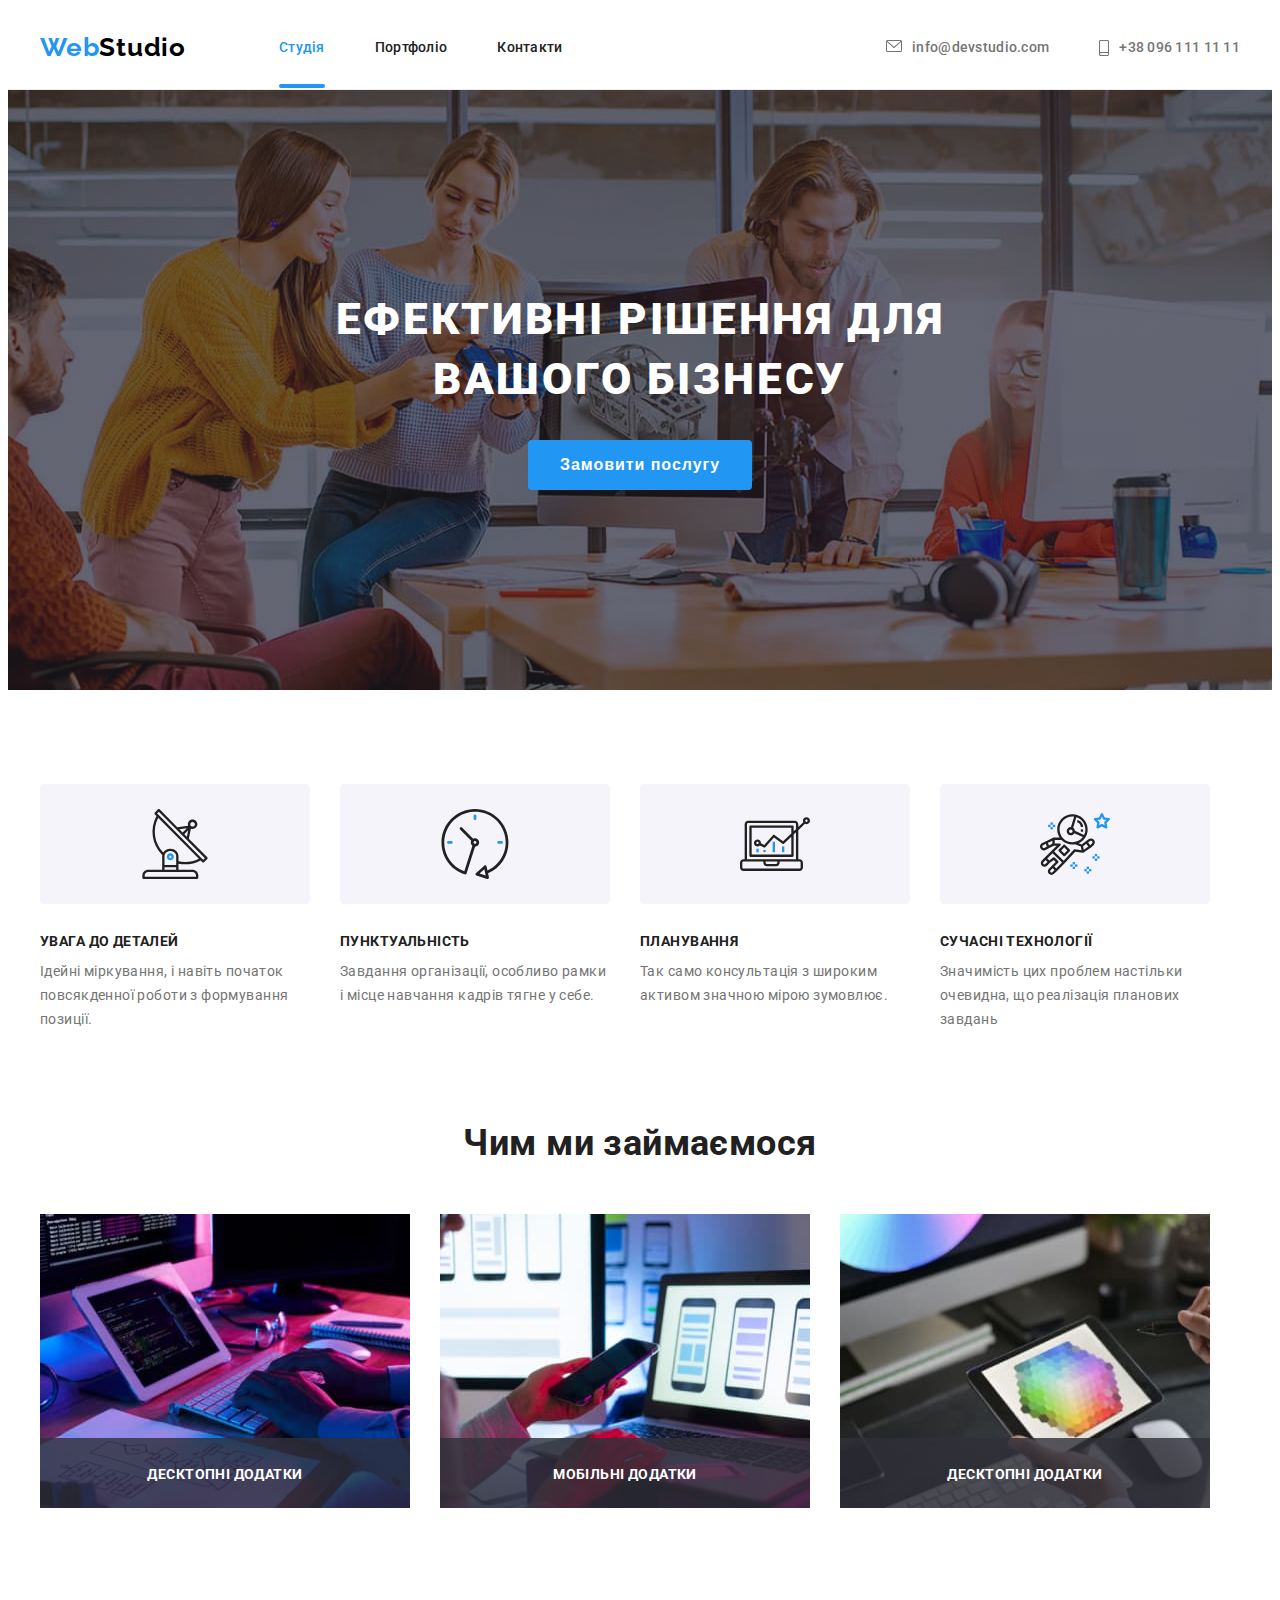
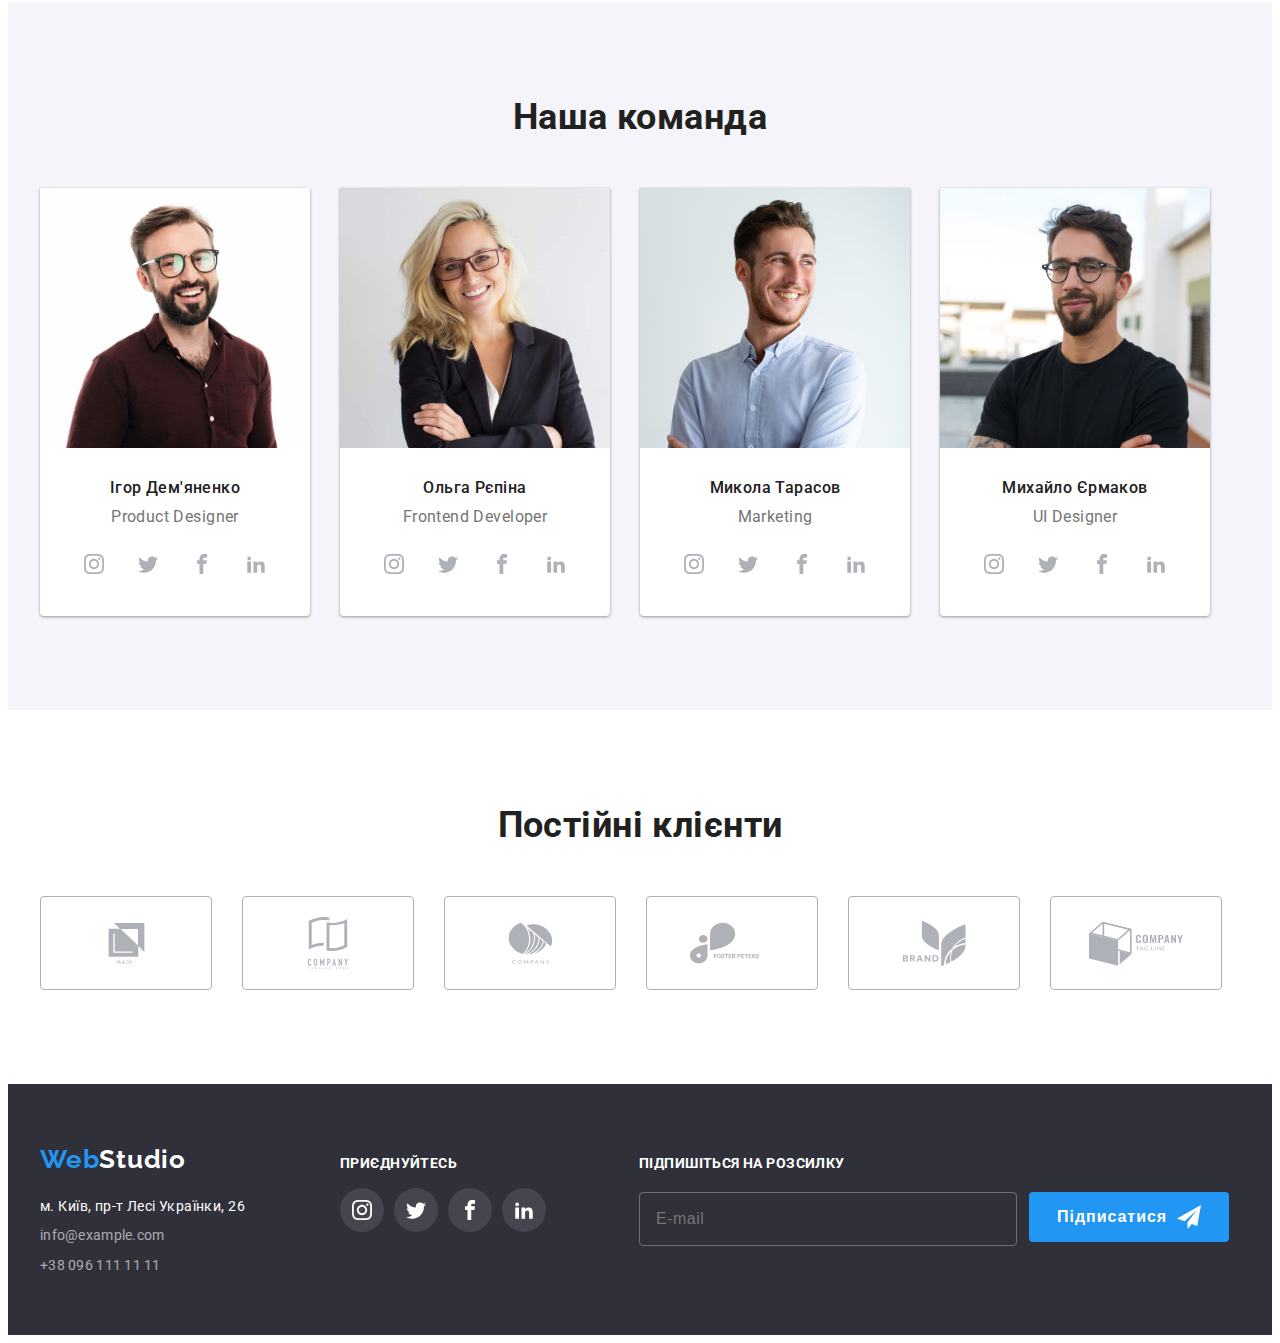
<file: index.html>
<!DOCTYPE html>
<html lang="uk">

<head>
  <meta charset="UTF-8" />
  <meta name="viewport" content="width=device-width, initial-scale=1.0" />
  <title>Студія</title>
  <link rel="preconnect" href="https://fonts.googleapis.com">
  <link rel="preconnect" href="https://fonts.gstatic.com" crossorigin>
  <link href="https://fonts.googleapis.com/css2?family=Raleway:wght@700&family=Roboto:wght@400;500;700;900&display=swap"
    rel="stylesheet">
  <link rel="stylesheet" href="https://cdnjs.cloudflare.com/ajax/libs/modern-normalize/1.1.0/modern-normalize.min.css"
    integrity="sha512-wpPYUAdjBVSE4KJnH1VR1HeZfpl1ub8YT/NKx4PuQ5NmX2tKuGu6U/JRp5y+Y8XG2tV+wKQpNHVUX03MfMFn9Q=="
    crossorigin="anonymous" referrerpolicy="no-referrer" />
  <link rel="stylesheet" href="./css/styles.css">

</head>

<body>
  <!-- Шапка сайта -->
  <header class="page-header">
    <div class="container first">
      <nav class="main-nav">

        <div class="logo-header">
          <a class="logo" href="./index.html">
            <span>Web</span><span class="logo-ending">Studio</span>
          </a>
        </div>

        <ul class="site-nav">
          <li class="item"><a class="link current" href="./index.html">Студія</a></li>
          <li class="item"><a class="link" href="./portfolio.html">Портфоліо</a></li>
          <li class="item"><a class="link" href="">Контакти</a></li>
        </ul>

      </nav>

      <ul class="contacts">
        <li class="item">

          <a class="link-contacts" href="mailto:info@devstudio.com">
            <svg class="icon-envelop" height="12px" width="16px">
              <use href="./images/icons.svg#icon-envelop"></use>
            </svg>
            info@devstudio.com
          </a>

        </li>
        <li class="item">

          <a class="link-contacts" href="tel:+380961111111">
            <svg class="icon-envelop" height="16px" width="10px">
              <use href="./images/icons.svg#icon-smartphone"></use>
            </svg>
            <span class="phone-number">+38 096 111 11 11</span>
          </a>

        </li>
      </ul>

    </div>

  </header>

  <!-- Main -->

  <main>

    
    <!-- Герой -->

    <section class="section hero">
      <div class="container">
        <h1 class="hero-title">Ефективні рішення для вашого бізнесу</h1>
        
        <button class="button" type="button" data-modal-open>Замовити послугу</button>

        

      </div>
    </section>


    <!-- Преимущества -->
    <section class="section">
      <div class="container">

        <h2 class="section-title feature">Переваги</h2>

        <ul class="features-list">

          <li class="feature-item">
            <div class="item-box">
              <svg class="antenna" height="70px" width="70px">
                <use href="./images/icons.svg#icon-antenna"></use>
              </svg>
            </div>
            <h3 class="title">УВАГА ДО ДЕТАЛЕЙ</h3>
            <p class="feature-text">
              Ідейні міркування, і навіть початок повсякденної роботи з формування позиції.
            </p>
          </li>

          <li class="feature-item">
            <div class="item-box">
              <svg class="antenna" height="70px" width="70px">
                <use href="./images/icons.svg#icon-clock"></use>
              </svg>
            </div>
            <h3 class="title">ПУНКТУАЛЬНІСТЬ</h3>
            <p class="feature-text">
              Завдання організації, особливо рамки і місце навчання кадрів тягне у себе.
            </p>
          </li>

          <li class="feature-item">
            <div class="item-box">
              <svg class="antenna" height="70px" width="70px">
                <use href="./images/icons.svg#icon-computer"></use>
              </svg>
            </div>
            <h3 class="title">ПЛАНУВАННЯ</h3>
            <p class="feature-text">
              Так само консультація з широким активом значною мірою зумовлює.
            </p>
          </li>

          <li class="feature-item">
            <div class="item-box">
              <svg class="antenna" height="70px" width="70px">
                <use href="./images/icons.svg#icon-astronaut"></use>
              </svg>
            </div>
            <h3 class="title">СУЧАСНІ ТЕХНОЛОГІЇ</h3>
            <p class="feature-text">
              Значимість цих проблем настільки очевидна, що реалізація планових завдань
            </p>
          </li>

        </ul>

      </div>
    </section>

    <!-- Чем мы занимаемся -->
    <section class="section work">
      <div class="container">
        <h2 class="section-title">Чим ми займаємося</h2>

        <ul class="work-list">

          <li class="work-list-item">
            <a class="work-list-picture" href="">
              <img src="./images/box1.jpg" alt="Розробка" width="370" />
              <div class="work-text">
                <p class="desсription">Десктопні додатки</p>
              </div>
            </a>
          </li>

          <li class="work-list-item">
            
            <a class="work-list-picture" href="">
              
              <img src="./images/box2.jpg" alt="Адаптація" width="370" />
              
              <div class="work-text">
              <p class="desсription">Мобільні додатки</p>
              </div>
            </a>
          </li>

          <li class="work-list-item">
            <a class="work-list-picture" href="">
              <img src="./images/box3.jpg" alt="Дизайн" width="370" />
              <div class="work-text">
              <p class="desсription">Десктопні додатки</p>
              </div>
            </a>
          </li>

        </ul>
      </div>
    </section>

    <!-- Наша команда -->
    <section class="section team-backgroung">
      <div class="container">
        <h2 class="section-title">Наша команда</h2>

        <ul class="team">

          <li class="team-item">
            <div class="team-card">
              <img class="img" src="./images/photo1.jpg" alt="Сотрудник" width="270" />
              <div class="worker-description">
                <h3 class="title">Ігор Дем'яненко</h3>
                <p class="position">Product Designer</p>

                <ul class="social-list">

                  <li class="social-item">
                    <div class="social-box">
                      <a class="social-net" href="">
                        <svg class="social-link" height="20px" width="20px">
                          <use href="./images/icons.svg#icon-instagram"></use>
                        </svg>
                      </a>
                    </div>
                  </li>

                  <li class="social-item">
                    <div class="social-box">
                      <a class="social-net" href="">
                        <svg class="social-link" height="20px" width="20px">
                          <use href="./images/icons.svg#icon-twitter"></use>
                        </svg>
                      </a>
                    </div>
                  </li>

                  <li class="social-item">
                    <div class="social-box">
                      <a class="social-net" href="">
                        <svg class="social-link" height="20px" width="20px">
                          <use href="./images/icons.svg#icon-facebook"></use>
                        </svg>
                      </a>
                    </div>
                  </li>

                  <li class="social-item">
                    <div class="social-box">
                      <a class="social-net" href="">
                        <svg class="social-link" height="20px" width="20px">
                          <use href="./images/icons.svg#icon-linkedin2"></use>
                        </svg>
                      </a>
                    </div>
                  </li>

                </ul>

              </div>
            </div>
          </li>

          <li class="team-item">
            <div class="team-card">
              <img class="img" src="./images/photo2.jpg" alt="Сотрудник" width="270" />
              <div class="worker-description">
                <h3 class="title">Ольга Рєпіна</h3>
                <p class="position">Frontend Developer</p>
                <ul class="social-list">

                  <li class="social-item">
                    <div class="social-box">
                      <a class="social-net" href="">
                        <svg class="social-link" height="20px" width="20px">
                          <use href="./images/icons.svg#icon-instagram"></use>
                        </svg>
                      </a>
                    </div>
                  </li>

                  <li class="social-item">
                    <div class="social-box">
                      <a class="social-net" href="">
                        <svg class="social-link" height="20px" width="20px">
                          <use href="./images/icons.svg#icon-twitter"></use>
                        </svg>
                      </a>
                    </div>
                  </li>

                  <li class="social-item">
                    <div class="social-box">
                      <a class="social-net" href="">
                        <svg class="social-link" height="20px" width="20px">
                          <use href="./images/icons.svg#icon-facebook"></use>
                        </svg>
                      </a>
                    </div>
                  </li>

                  <li class="social-item">
                    <div class="social-box">
                      <a class="social-net" href="">
                        <svg class="social-link" height="20px" width="20px">
                          <use href="./images/icons.svg#icon-linkedin2"></use>
                        </svg>
                      </a>
                    </div>
                  </li>

                </ul>
              </div>
            </div>
          </li>

          <li class="team-item">
            <div class="team-card">
              <img class="img" src="./images/photo3.jpg" alt="Сотрудник" width="270" />
              <div class="worker-description">
                <h3 class="title">Микола Тарасов</h3>
                <p class="position">Marketing</p>
                <ul class="social-list">

                  <li class="social-item">
                    <div class="social-box">
                      <a class="social-net" href="">
                        <svg class="social-link" height="20px" width="20px">
                          <use href="./images/icons.svg#icon-instagram"></use>
                        </svg>
                      </a>
                    </div>
                  </li>

                  <li class="social-item">
                    <div class="social-box">
                      <a class="social-net" href="">
                        <svg class="social-link" height="20px" width="20px">
                          <use href="./images/icons.svg#icon-twitter"></use>
                        </svg>
                      </a>
                    </div>
                  </li>

                  <li class="social-item">
                    <div class="social-box">
                      <a class="social-net" href="">
                        <svg class="social-link" height="20px" width="20px">
                          <use href="./images/icons.svg#icon-facebook"></use>
                        </svg>
                      </a>
                    </div>
                  </li>

                  <li class="social-item">
                    <div class="social-box">
                      <a class="social-net" href="">
                        <svg class="social-link" height="20px" width="20px">
                          <use href="./images/icons.svg#icon-linkedin2"></use>
                        </svg>
                      </a>
                    </div>
                  </li>

                </ul>
              </div>
            </div>
          </li>

          <li class="team-item">
            <div class="team-card">
              <img class="img" src="./images/photo4.jpg" alt="Сотрудник" width="270" />
              <div class="worker-description">
                <h3 class="title">Михайло Єрмаков</h3>
                <p class="position">UI Designer</p>
                <ul class="social-list">

                  <li class="social-item">
                    <div class="social-box">
                      <a class="social-net" href="">
                        <svg class="social-link" height="20px" width="20px">
                          <use href="./images/icons.svg#icon-instagram"></use>
                        </svg>
                      </a>
                    </div>
                  </li>

                  <li class="social-item">
                    <div class="social-box">
                      <a class="social-net" href="">
                        <svg class="social-link" height="20px" width="20px">
                          <use href="./images/icons.svg#icon-twitter"></use>
                        </svg>
                      </a>
                    </div>
                  </li>

                  <li class="social-item">
                    <div class="social-box">
                      <a class="social-net" href="">
                        <svg class="social-link" height="20px" width="20px">
                          <use href="./images/icons.svg#icon-facebook"></use>
                        </svg>
                      </a>
                    </div>
                  </li>

                  <li class="social-item">
                    <div class="social-box">
                      <a class="social-net" href="">
                        <svg class="social-link" height="20px" width="20px">
                          <use href="./images/icons.svg#icon-linkedin2"></use>
                        </svg>
                      </a>
                    </div>
                  </li>

                </ul>
              </div>
            </div>
          </li>

        </ul>
      </div>
    </section>

    <!-- Постоянные клиенты -->

    <section class="section">
      <div class="container">
        <h2 class="section-title">Постійні клієнти</h2>

        <ul class="client-list">
          <li class="client-item">
            <div class="client-box">
              <a class="client-link" href="">
                <svg class="client" height="41px" width="47px">
                  <use href="./images/icons.svg#icon-company1"></use>
                </svg>
              </a>
            </div>
          </li>
          <li class="client-item">
            <div class="client-box">
              <a class="client-link" href="">
                <svg class="client" width="40px" height="52px">
                  <use href="./images/icons.svg#icon-company2"></use>
                </svg>
              </a>
            </div>
          </li>
          <li class="client-item">
            <div class="client-box">
              <a class="client-link" href="">
                <svg class="client" width="45px" height="42px">
                  <use href="./images/icons.svg#icon-company3"></use>
                </svg>
              </a>
            </div>
          </li>
          <li class="client-item">
            <div class="client-box">
              <a class="client-link" href="">
                <svg class="client" width="85px" height="42px">
                  <use href="./images/icons.svg#icon-company4"></use>
                </svg>
              </a>
            </div>
          </li>
          <li class="client-item">
            <div class="client-box">
              <a class="client-link" href="">
                <svg class="client" width="63px" height="47px">
                  <use href="./images/icons.svg#icon-company5"></use>
                </svg>
              </a>
            </div>
          </li>
          <li class="client-item">
            <div class="client-box">
              <a class="client-link" href="">
                <svg class="client" width="94px" height="45px">
                  <use href="./images/icons.svg#icon-company6"></use>
                </svg>
              </a>
            </div>
          </li>

        </ul>

      </div>
    </section>
    
<!-- Модалка -->

<div class="backdrop is-hidden" data-modal>
  <div class="modal">

    <button class="close-btn" data-modal-close>
      <svg class="close" height="11px" width="11px">
        <use href="./images/icons.svg#icon-close"></use>
      </svg>
    </button>

    <form class="modal-form">

      <h2 class="modal-header">Залиште свої дані, ми вам передзвонимо</h2>

      <div class="form-group">
       <label class="modal-label" for="name">Ім'я</label>
        <div class="modal-input__box">
          <input class="modal-input" type="text" id="name" name="name" autofocus />
          
          <svg class="form-icon" height="12px" width="12px">
            <use href="./images/icons.svg#icon-name"></use>
          </svg>
        </div>
      </div>

      <div class="form-group">
        <label class="modal-label" for="tel">Телефон</label>
        <div class="modal-input__box">
        <input class="modal-input" type="tel" id="tel" name="tel" autofocus />
      
        <svg class="form-icon" height="14px" width="14px">
          <use href="./images/icons.svg#icon-phone"></use>
        </svg>
        </div>
      </div>

      <div class="form-group">
        <label class="modal-label" for="email">Пошта</label>
        <div class="modal-input__box">
        <input class="modal-input" type="email" id="email" name="email" autofocus />
      
        <svg class="form-icon" height="16px" width="12px">
          <use href="./images/icons.svg#icon-mail"></use>
        </svg>
        </div>
      </div>

      <div class="form-group">
        <label class="modal-label" for="coment">Супровідний лист</label>
        <textarea class="coment" name="coment" id="coment" rows="10" placeholder="Введіть текст"></textarea>
      </div>

      <div class="form-group policy-check">
      
        <input class="modal-input__checkbox" type="checkbox" id="policy" name="policy" value="policy" />
             
        <label class="modal-label__checkbox" for="policy">
          <svg class="form-icon__checked" height="13px" width="10px">
            <use href="./images/icons.svg#icon-checked"></use>
          </svg>
          Погоджуюся з розсилкою та приймаю
          <a class="policy-name" href="">Умови договору</a>
        </label>
      
      </div>

      <div class="form-group__submit">
      <button class="submit-button" type="submit">Відправити</button>
      </div>


    </form>



  </div>
</div>
    
  </main>

  <!-- Футер -->
  <footer class="footer">
    <div class="container">
      <div class="footer-structure">

        <div class="foooter-box">
          <div class="footer-logo">
            <a class="logo" href="/index.html">
              <span>Web</span><span class="logo-ending">Studio</span>
            </a>
          </div>

          <address>
            <div>

              <ul class="site-nav foot">
                <li class="footer-address">
                  <a class="link-address" href="">м. Київ, пр-т Лесі Українки, 26
                  </a>
                </li>

                <li class="footer-address">
                  <a class="link-address link-contacts" href="mailto:info@example.com">info@example.com
                  </a>
                </li>

                <li class="footer-address">
                  <a class="link-address link-contacts" href="tel:+380961111111">+38 096 111 11 11
                  </a>
                </li>
              </ul>
            </div>
          </address>
        </div>

        <div class="footer-social">
          <p class="footer-text">Приєднуйтесь</p>

          <ul class="social-list">

            <li class="social-item">
              <div class="social-box">
                <a class="social-foot" href="">
                  <svg class="social-link" height="20px" width="20px">
                    <use href="./images/icons.svg#icon-instagram"></use>
                  </svg>
                </a>
              </div>
            </li>

            <li class="social-item">
              <div class="social-box">
                <a class="social-foot" href="">
                  <svg class="social-link" height="20px" width="20px">
                    <use href="./images/icons.svg#icon-twitter"></use>
                  </svg>
                </a>
              </div>
            </li>

            <li class="social-item">
              <div class="social-box">
                <a class="social-foot" href="">
                  <svg class="social-link" height="20px" width="20px">
                    <use href="./images/icons.svg#icon-facebook"></use>
                  </svg>
                </a>
              </div>
            </li>

            <li class="social-item">
              <div class="social-box">
                <a class="social-foot" href="">
                  <svg class="social-link" height="20px" width="20px">
                    <use href="./images/icons.svg#icon-linkedin2"></use>
                  </svg>
                </a>
              </div>
            </li>

          </ul>
        </div>

        <div class="footer-subscribe">
          <p class="footer-text">Підпишіться на розсилку</p>
          <form class="subscribe-form">
            <label class="subscribe-label" for="email"></label>
            <input class="subscribe-input" type="email" name="email" id="email" placeholder="E-mail">
            <button class="subscribe-button" type="submit">
              <span class="subscribe-text">Підписатися</span>
              <svg class="subscribe-icon" height="24px" width="24px">
                <use href="./images/icons.svg#icon-submit"></use>
              </svg>
            </button>

          </form>


        </div>

      </div>
    </div>
  </footer>
  <script src="./js/modal.js"></script>
</body>

</html>
</file>
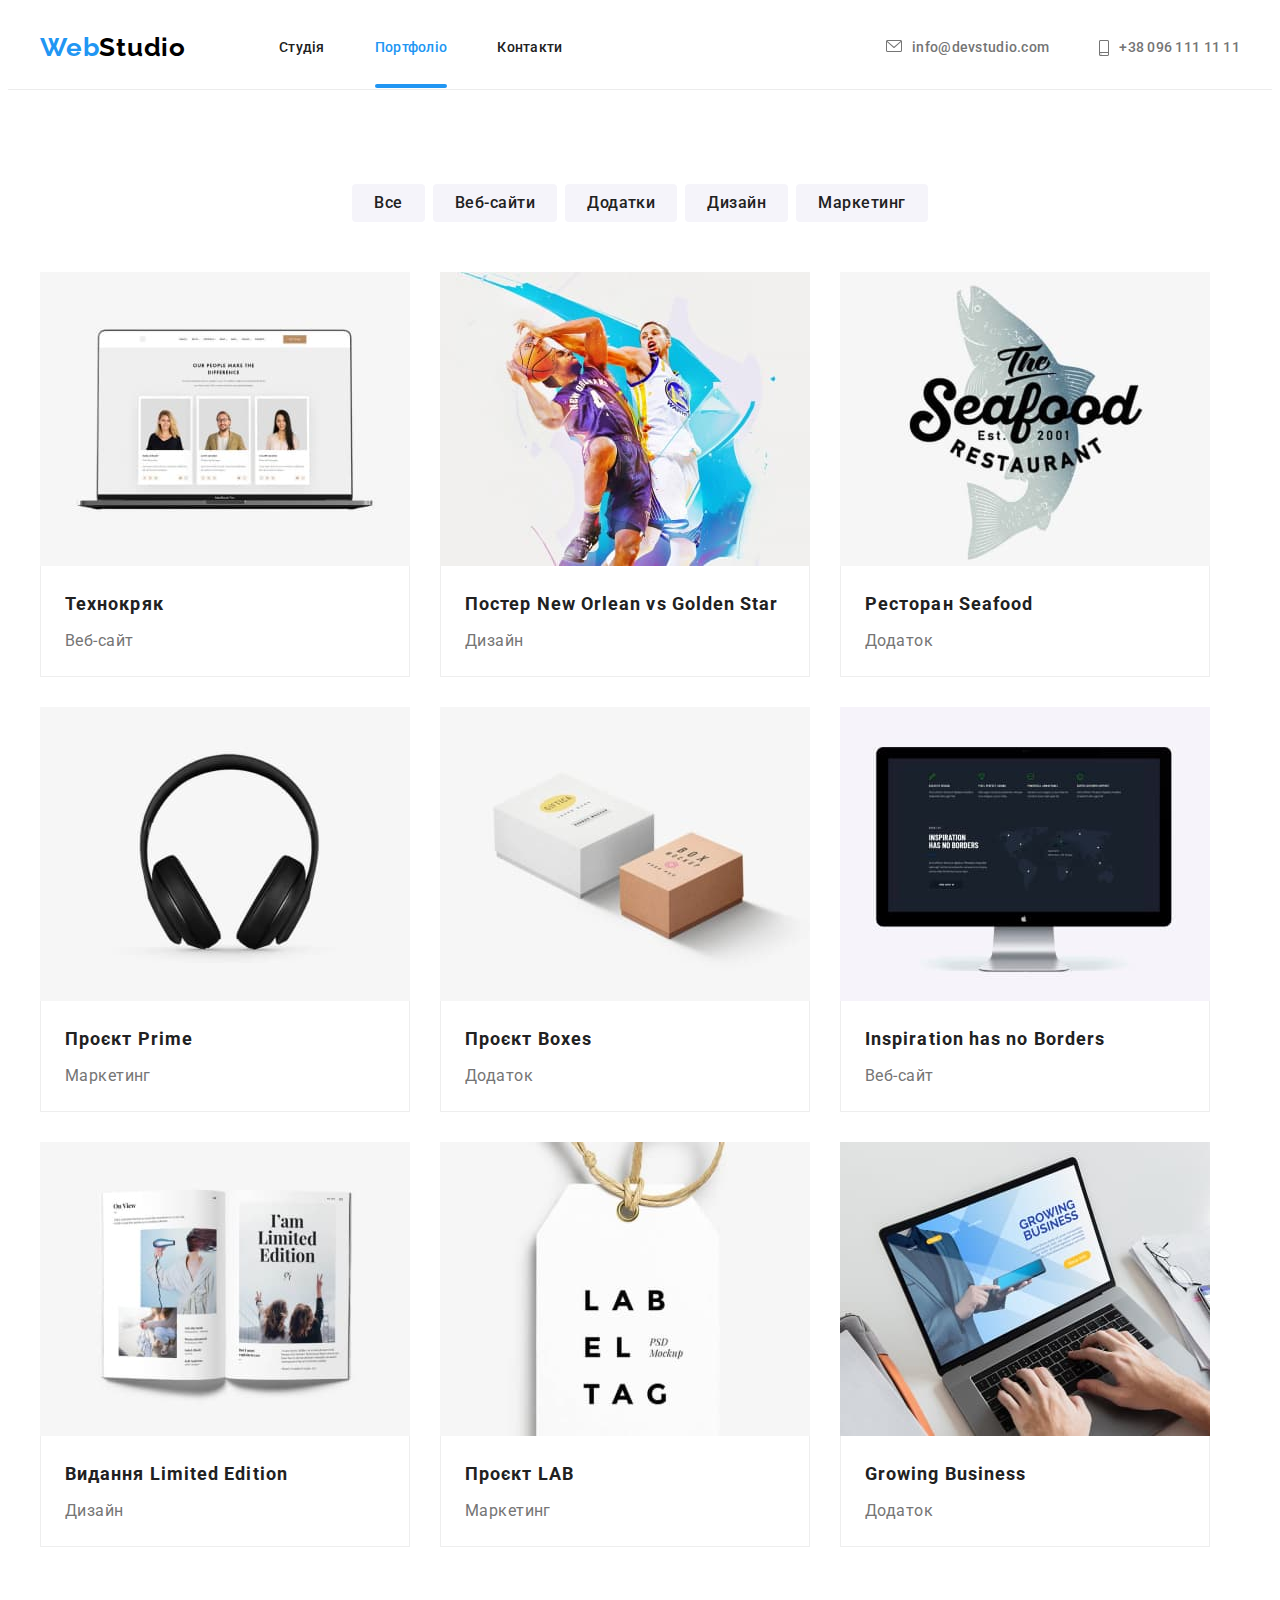
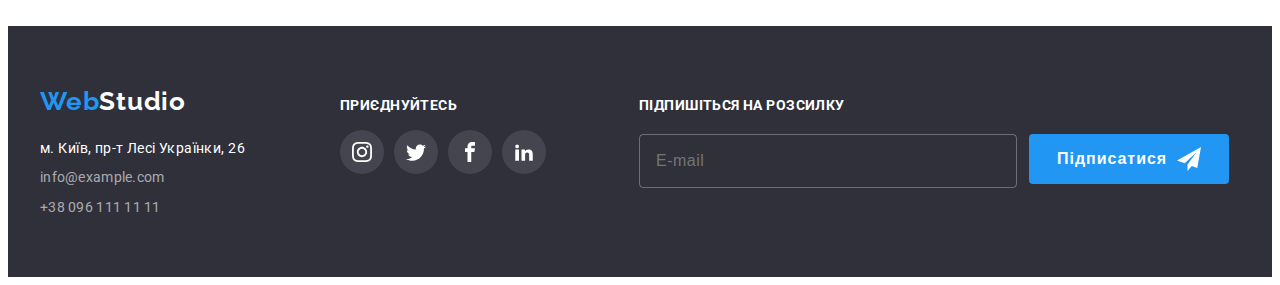
<file: portfolio.html>
<!DOCTYPE html>
<html lang="uk">

<head>
    <meta charset="UTF-8" />
    <meta name="viewport" content="width=device-width, initial-scale=1.0" />
    <title>Портфоліо</title>
    <link rel="preconnect" href="https://fonts.googleapis.com">
    <link rel="preconnect" href="https://fonts.gstatic.com" crossorigin>
    <link
        href="https://fonts.googleapis.com/css2?family=Raleway:wght@700&family=Roboto:wght@400;500;700;900&display=swap"
        rel="stylesheet">
    <link rel="stylesheet" href="https://cdnjs.cloudflare.com/ajax/libs/modern-normalize/1.1.0/modern-normalize.min.css"
        integrity="sha512-wpPYUAdjBVSE4KJnH1VR1HeZfpl1ub8YT/NKx4PuQ5NmX2tKuGu6U/JRp5y+Y8XG2tV+wKQpNHVUX03MfMFn9Q=="
        crossorigin="anonymous" referrerpolicy="no-referrer" />
    <link rel="stylesheet" href="./css/styles.css">

</head>

<body>
    
    <!-- Шапка сайта -->
    <header class="page-header">
        <div class="container first">
            <nav class="main-nav">
    
                <div class="logo-header">
                    <a class="logo" href="./index.html">
                        <span>Web</span><span class="logo-ending">Studio</span>
                    </a>
                </div>
    
                <ul class="site-nav">
                    <li class="item"><a class="link" href="./index.html">Студія</a></li>
                    <li class="item"><a class="link current" href="./portfolio.html">Портфоліо</a></li>
                    <li class="item"><a class="link" href="">Контакти</a></li>
                </ul>
    
            </nav>
    
            <ul class="contacts">
                <li class="item">
                    <a class="link-contacts" href="mailto:info@devstudio.com">
                        <svg class="icon-envelop" height="12px" width="16px">
                            <use href="./images/icons.svg#icon-envelop"></use>
                        </svg>
                        info@devstudio.com
                    </a>
                </li>
                <li class="item">
                    <a class="link-contacts" href="tel:+380961111111">
                        <svg class="icon-envelop" height="16px" width="10px">
                            <use href="./images/icons.svg#icon-smartphone"></use>
                        </svg>
                        <span class="phone-number">+38 096 111 11 11</span>
                    </a>
                </li>
            </ul>
    
        </div>
    
    </header>

    <main>

        <!-- Портфоліо -->
        
        <section class="section">       

            <h2 class="section-title feature">Портфоліо</h2>

        <!-- Меню -->

          <div class="container">

            <ul class="menu">
                <li class="portfolio"><button class="button-secondary" type="button">Все</button></li>
                <li class="portfolio"><button class="button-secondary" type="button">Веб-сайти</button></li>
                <li class="portfolio"><button class="button-secondary" type="button">Додатки</button></li>
                <li class="portfolio"><button class="button-secondary" type="button">Дизайн</button></li>
                <li class="portfolio"><button class="button-secondary" type="button">Маркетинг</button></li>
            </ul>

        </div>

        <!-- Приклади робіт -->
        <div class="container">

            <ul class="examples">
                <li class="portfolio-item">

                    <div class="portfolio-card">
                      <img class="img" src="./images/img1.jpg" alt="Фото портфоліо" width="370">
                      <div class="overlay">
                        <p>Ресурс пропонує комплексні пропозиції з різним рівнем функціоналу та сервісів. Все це дозволить відвідувачу отримати
                        вичерпні відомості про компанію чи приватну особу.</p>
                      </div>
                    </div>

                      <div class="portfolio-style">
                        <h2 class="portfolio-titles">Технокряк</h2>
                        <p class="portfolio-group">Веб-сайт</p>
                      </div>

                </li>
                <li class="portfolio-item">
                    <div class="portfolio-card">
                        <img class="img" src="./images/img2.jpg" alt="Фото портфоліо" width="370">
                        <div class="overlay">
                            <p>Ресурс пропонує комплексні пропозиції з різним рівнем функціоналу та сервісів. Все це
                                дозволить відвідувачу отримати
                                вичерпні відомості про компанію чи приватну особу.</p>
                        </div>
                    </div>

                    <div class="portfolio-style">
                    <h2 class="portfolio-titles">Постер New Orlean vs Golden Star</h2>
                    <p class="portfolio-group">Дизайн</p>
                    </div>
                </li>
                <li class="portfolio-item">
                    <div class="portfolio-card">
                        <img class="img" src="./images/img3.jpg" alt="Фото портфоліо" width="370">
                        <div class="overlay">
                            <p>Ресурс пропонує комплексні пропозиції з різним рівнем функціоналу та сервісів. Все це
                                дозволить відвідувачу отримати
                                вичерпні відомості про компанію чи приватну особу.</p>
                        </div>
                    </div>
                    <div class="portfolio-style">
                    <h2 class="portfolio-titles">Ресторан Seafood</h2>
                    <p class="portfolio-group">Додаток</p>
                    </div>
                    
                </li>
                <li class="portfolio-item">
                    <div class="portfolio-card">
                        <img class="img" src="./images/img4.jpg" alt="Фото портфоліо" width="370">
                        <div class="overlay">
                            <p>Ресурс пропонує комплексні пропозиції з різним рівнем функціоналу та сервісів. Все це
                                дозволить відвідувачу отримати
                                вичерпні відомості про компанію чи приватну особу.</p>
                        </div>
                    </div>
                    <div class="portfolio-style"><h2 class="portfolio-titles">Проєкт Prime</h2>
                    <p class="portfolio-group">Маркетинг</p>
                    </div>
                    
                </li>
                <li class="portfolio-item">
                    <div class="portfolio-card">
                        <img class="img" src="./images/img5.jpg" alt="Фото портфоліо" width="370">
                        <div class="overlay">
                            <p>Ресурс пропонує комплексні пропозиції з різним рівнем функціоналу та сервісів. Все це
                                дозволить відвідувачу отримати
                                вичерпні відомості про компанію чи приватну особу.</p>
                        </div>
                    </div>
                    <div class="portfolio-style"><h2 class="portfolio-titles">Проєкт Boxes</h2>
                    <p class="portfolio-group">Додаток</p>
                    </div>
                    
                </li>
                <li class="portfolio-item">
                    <div class="portfolio-card">
                        <img class="img" src="./images/img6.jpg" alt="Фото портфоліо" width="370">
                        <div class="overlay">
                            <p>Ресурс пропонує комплексні пропозиції з різним рівнем функціоналу та сервісів. Все це
                                дозволить відвідувачу отримати
                                вичерпні відомості про компанію чи приватну особу.</p>
                        </div>
                    </div>
                    <div class="portfolio-style"><h2 class="portfolio-titles">Inspiration has no Borders</h2>
                    <p class="portfolio-group">Веб-сайт</p>
                    </div>
                    
                </li>
                <li class="portfolio-item">
                    <div class="portfolio-card">
                        <img class="img" src="./images/img7.jpg" alt="Фото портфоліо" width="370">
                        <div class="overlay">
                            <p>Ресурс пропонує комплексні пропозиції з різним рівнем функціоналу та сервісів. Все це
                                дозволить відвідувачу отримати
                                вичерпні відомості про компанію чи приватну особу.</p>
                        </div>
                    </div>
                    <div class="portfolio-style"><h2 class="portfolio-titles">Видання Limited Edition</h2>
                    <p class="portfolio-group">Дизайн</p>
                    </div>
                </li>
                <li class="portfolio-item">
                    <div class="portfolio-card">
                        <img class="img" src="./images/img8.jpg" alt="Фото портфоліо" width="370">
                        <div class="overlay">
                            <p>Ресурс пропонує комплексні пропозиції з різним рівнем функціоналу та сервісів. Все це
                                дозволить відвідувачу отримати
                                вичерпні відомості про компанію чи приватну особу.</p>
                        </div>
                    </div>
                    <div class="portfolio-style"><h2 class="portfolio-titles">Проєкт LAB</h2>
                    <p class="portfolio-group">Маркетинг</p>
                    </div>
                    
                </li>
                <li class="portfolio-item">
                    <div class="portfolio-card">
                        <img class="img" src="./images/img9.jpg" alt="Фото портфоліо" width="370">
                        <div class="overlay">
                            <p>Ресурс пропонує комплексні пропозиції з різним рівнем функціоналу та сервісів. Все це
                                дозволить відвідувачу отримати
                                вичерпні відомості про компанію чи приватну особу.</p>
                        </div>
                    </div>
                    <div class="portfolio-style"><h2 class="portfolio-titles">Growing Business</h2>
                    <p class="portfolio-group">Додаток</p>
                    </div>
                    
                </li>
            </ul>
        </div>

        </section>
        
    </main>

    <!-- Футер -->
    <footer class="footer">
        <div class="container">
            <div class="footer-structure">
    
                <div class="foooter-box">
                    <div class="footer-logo">
                        <a class="logo" href="/index.html">
                            <span>Web</span><span class="logo-ending">Studio</span>
                        </a>
                    </div>
    
                    <address>
                        <div>
    
                            <ul class="site-nav foot">
                                <li class="footer-address">
                                    <a class="link-address" href="">м. Київ, пр-т Лесі Українки, 26
                                    </a>
                                </li>
    
                                <li class="footer-address">
                                    <a class="link-address link-contacts" href="mailto:info@example.com">info@example.com
                                    </a>
                                </li>
    
                                <li class="footer-address">
                                    <a class="link-address link-contacts" href="tel:+380961111111">+38 096 111 11 11
                                    </a>
                                </li>
                            </ul>
                        </div>
                    </address>
                </div>
    
                <div class="footer-social">
                    <p class="footer-text">Приєднуйтесь</p>
    
                    <ul class="social-list">
    
                        <li class="social-item">
                            <div class="social-box">
                                <a class="social-foot" href="">
                                    <svg class="social-link" height="20px" width="20px">
                                        <use href="./images/icons.svg#icon-instagram"></use>
                                    </svg>
                                </a>
                            </div>
                        </li>
                        
                        <li class="social-item">
                            <div class="social-box">
                                <a class="social-foot" href="">
                                    <svg class="social-link" height="20px" width="20px">
                                        <use href="./images/icons.svg#icon-twitter"></use>
                                    </svg>
                                </a>
                            </div>
                        </li>
                        
                        <li class="social-item">
                            <div class="social-box">
                                <a class="social-foot" href="">
                                    <svg class="social-link" height="20px" width="20px">
                                        <use href="./images/icons.svg#icon-facebook"></use>
                                    </svg>
                                </a>
                            </div>
                        </li>
                        
                        <li class="social-item">
                            <div class="social-box">
                                <a class="social-foot" href="">
                                    <svg class="social-link" height="20px" width="20px">
                                        <use href="./images/icons.svg#icon-linkedin2"></use>
                                    </svg>
                                </a>
                            </div>
                        </li>
    
                    </ul>
                </div>
                
                <div class="footer-subscribe">
                    <p class="footer-text">Підпишіться на розсилку</p>
                    
                    <form class="subscribe-form">
                        <label class="subscribe-label" for="email"></label>
                        <input class="subscribe-input" type="email" name="email" id="email" placeholder="E-mail">
                        <button class="subscribe-button" type="submit">
                            <span class="subscribe-text">Підписатися</span>
                            <svg class="subscribe-icon" height="24px" width="24px">
                                <use href="./images/icons.svg#icon-submit"></use>
                            </svg>
                        </button>
                
                    </form>
                                
                </div>
            </div>
        </div>
    </footer>
</body>
</html>
</file>
<file: css/styles.css>
/* Цвет основного  текста #757575 */
/* Вторичгный цвет текста #212121 */
/* белый #ffffff */
/* вторичный белый rgba(255, 255, 255, 0.6) */
/* Акцент #2196F3 */
/* Первичный цвет фона #ffffff */
/* Вторичный цвет фона #2F303A */
/* Цвет фона кнопок #F5F4FA; */
/* Цвет нижней границы шапки #ECECEC */
/* Цвет рамки карточек портфолио #EEEEEE */
/* Цвет значков соцсетей #AFB1B8 */
/* Цвет фона иконок соцсетей в футере rgba(255, 255, 255, 0.1) */
/* Вторичный цвет акцента (на кнопке формы) #188CE8  */
/* описане шрифтов Roboto и Raleway    
    font-family: 'Raleway', sans-serif;
    font-family: 'Roboto', sans-serif; */




/* /* h1,
h2,
h3,
h4, */
p {
    margin: 0;
}

:root {
    --primary-text-color: #757575;
    --title-text-color: #212121;
    --accent-color: #2196F3;
    --primary-white-color: #ffffff;
    --secondary-white-color: rgba(255, 255, 255, 0.6);
    --secondary-background-color: #2F303A;
    --logo-second-part: #000000;
    --button-background-color: #F5F4FA;
    --header-bottom-bordrer-color: #ECECEC;
    --border-portfolio-color: #EEEEEE;
    --social-networks-icon: #AFB1B8;
    --footer-icons-background: rgba(255, 255, 255, 0.1);
    --accent-color-secondary: #188CE8;
}

body {
    background-color: var(--primary-white-color);
    color: var(--primary-text-color);

    font-family: Roboto, sans-serif;
    font-weight: 400;
    font-size: 14px;
    line-height: 1.71;
    letter-spacing: 0.03em;
}

ul {
    margin-top: 0;
    margin-bottom: 0;
    padding: 0;
    list-style-type: none;
}

/* Main-nav */


.main-nav {
    display: flex;
    align-items: center;
}

/* Header */

.logo {

    color: var(--accent-color);
    text-decoration: none;

    font-family: Raleway, sans-serif;
    font-weight: 700;
    font-size: 26px;
    line-height: 1.19;
    letter-spacing: 0.03em;
}

.logo-header {
    margin-right: 93px;
    padding-top: 24px;
    padding-bottom: 25px;

}

.logo .logo-ending {

    color: var(--logo-second-part);
}

/* Site nav */

.page-header {
    border-bottom: 1px solid var(--header-bottom-bordrer-color);

}

.site-nav .link {
    display: block;
    padding-top: 32px;
    padding-bottom: 32px;

    color: var(--title-text-color);
    text-decoration: none;

    font-weight: 500;
    font-size: 14px;
    line-height: 1.14;
    letter-spacing: 0.02em;
}

.site-nav {
    display: flex;

    margin-top: 0;
    margin-bottom: 0;

    color: var(--title-text-color);
    list-style-type: none;
}

.site-nav .link.current {
    color: var(--accent-color);
}

.site-nav .item {
    margin-right: 50px;
}

.site-nav .item:last-child {
    margin-right: 0;
}

.link {
    position: relative;
    display: block;
    text-decoration: none;
    color: currentColor;
    outline: none;
    background-color: transparent;
    transition: color 250ms cubic-bezier(0.4, 0, 0.2, 1);
    
}

.link.current::after {
    content: "";
    position: absolute;
    width: 100%;
    height: 4px;
    border-radius: 2px;
    background-color: var(--accent-color);
    bottom: 0;
    left: 0;

}

.link:hover::after,
.link:focus::after {
    color: var(--accent-color);
}

.contacts .item:last-child {
    margin-left: 50px;

}

.link-contacts {
    display: flex;
    padding-top: 32px;
    padding-bottom: 32px;

    color: var(--primary-text-color);
    text-decoration: none;

    font-weight: 500;
    font-size: 14px;
    line-height: 1.14;
    letter-spacing: 0.02em;

    transition: color 250ms cubic-bezier(0.4, 0, 0.2, 1);
}

.header-contacts {
    display: flex;
}

.phone-number {
    white-space: nowrap;
}

.icon-envelop {
    margin-right: 10px;
    fill: var(--primary-text-color);
    
    transition: fill 250ms cubic-bezier(0.4, 0, 0.2, 1);
}

.contacts {
    display: flex;
    margin-left: auto;

    color: var(--title-text-color);
    list-style-type: none;
}

.site-nav .link:hover,
.site-nav .link:focus {
    color: var(--accent-color);
    
}

.link-contacts:hover,
.link-contacts:focus {
    color: var(--accent-color);
   
}

.icon-envelop {
    fill: currentColor;
}

.container {

    max-width: 1200px;
    padding: 0 15px;
    margin: 0 auto;
    /* outline: 2px solid tomato; */
}

.container.first {
    display: flex;
}

/* Hero */

.hero {
    background-color: var(--secondary-background-color);
    text-align: center;
}

.hero-title {
    width: 696px;
    margin: 0 auto 30px;

    color: var(--primary-white-color);

    font-weight: 900;
    font-size: 44px;
    line-height: 1.36;
    text-align: center;
    letter-spacing: 0.06em;
    text-transform: uppercase;
}

.button {
    min-width: 216px;
    border: 0px solid transparent;
    border-radius: 4px;
    padding: 10px 32px;
   
    color: var(--primary-white-color);
    background-color: var(--accent-color);

    font-weight: 700;
    font-size: 16px;
    line-height: 1.88;
    align-items: center;
    text-align: center;
    letter-spacing: 0.06em;

    cursor: pointer;
}

/* Модалка */

.backdrop {
    position: fixed;
    top: 0;
    left: 0;
    width: 100%;
    height: 100%;
    background-color: rgba(0, 0, 0, 0.2);
    opacity: 1;
    transition: all, 250ms;

}

.backdrop.is-hidden {
    opacity: 0;
    pointer-events: none;
    visibility: hidden;
}

.modal {
    position: absolute;
    top: 50%;
    left: 50%;
    transform: translate(-50%, -50%);

    min-width: 528px;
    min-height: 581px;
    background-color: var(--primary-white-color);
    box-shadow: 0px 2px 1px rgba(0, 0, 0, 0.2), 0px 1px 1px rgba(0, 0, 0, 0.14), 0px 1px 3px rgba(0, 0, 0, 0.12);    border-radius: 4px;
    transition: opacity 250ms cubic-bezier(0.4, 0, 0.2, 1);
 }

.close-btn {
    position: absolute;
    top: 8px;
    right: 8px;
    width: 30px;
    height: 30px;
    border: 1px solid rgba(0, 0, 0, 0.1);
    border-radius: 50%;
    cursor: pointer;
    background-color: transparent;
    fill: var(--logo-second-part);
    transition:
        fill 250ms cubic-bezier(0.4, 0, 0.2, 1);

}

.close-btn:hover {
    fill: var(--accent-color);

}

/* Форма модалки */

.modal-form {
    
    padding: 40px;
}

.form-group {
    position: relative;
    display: flex;
    flex-direction: column;
    margin-bottom: 10px;

}   

.modal-header {
    margin: 0 0 12px 0;

    color: var(--logo-second-part);
    font-weight: 700;
    font-size: 20px;
    line-height: 1.15;

    text-align: center;
}

.modal-input {
    
    width: 448px;
    height: 40px;
    padding-left: 30px;
    border: 1px solid rgba(33, 33, 33, 0.2);
    border-radius: 4px;
    outline: none;

    transition: border-color 250ms cubic-bezier(0.4, 0, 0.2, 1)
                fill 250ms cubic-bezier(0.4, 0, 0.2, 1);

}

.modal-input:focus {
    border-color: var(--accent-color);
}

.modal-input:focus ~ .form-icon {
    fill: var(--accent-color);
}

.modal-label {
    
    margin-bottom: 4px;
    
    font-size: 12px;
    line-height: 1.17;
    letter-spacing: 0.01em;
    
}

.modal-input__box {
    position: relative;
}

.form-icon {
    position: absolute;
    left: 15px;
    top: 50%;
    transform: translateY(-50%);
    
    transition: fill 250ms cubic-bezier(0.4, 0, 0.2, 1);
    
}

.form-icon__checked {
    position: absolute;
    left: 15px;
    top: 0px;
    transform: translateY(50%);
    fill: var(--primary-white-color);
    transition: fill 250ms cubic-bezier(0.4, 0, 0.2, 1);

}

.form-group.policy-check {
    margin-top: 20px;
    padding-left: 12px;

   
}

.modal-input__checkbox {
    position: absolute;
    width: 1px;
    height: 1px;
    margin: -1px;
    bottom: 0;
    padding: 0;
    clip: rect(0 0 0 0);
    overflow: hidden;
}

.modal-label__checkbox:before {
    content: "";
    display: inline-block;
    margin-right: 8px;
    width: 16px;
    height: 15px;
    border: 2px solid #212121;
    border-radius: 2px;
    vertical-align: middle;
    transition: background-color 250ms cubic-bezier(0.4, 0, 0.2, 1),
    border-color 250ms cubic-bezier(0.4, 0, 0.2, 1);
    
}

.modal-input__checkbox:checked+.modal-label__checkbox:before {
    background-color: var(--accent-color);
    border-color: var(--accent-color);
    background-size: contain;
}

.coment {
    width: 448px;
    height: 120px;
    padding-left: 16px;
    padding-top: 12px;
    
    border: 1px solid rgba(33, 33, 33, 0.2);
    border-radius: 4px;
    outline: none;

    color: rgba(117, 117, 117, 0.5);
    font-size: 12px;
    line-height: 1.17;
    letter-spacing: 0.01em;

    resize: none;

    transition: border-color 250ms cubic-bezier(0.4, 0, 0.2, 1)
}

.form-group__policy {
    display: inline-block;
    padding-left: 12px;
    margin-top: 10px;
}

.form-group__submit {
    display: flex;
    justify-content: center;
    align-items: center;
    margin-top: 30px;
    
}

.submit-button {

    margin-left: 0;
    
    width: 200px;
    height: 50px;

    color: var(--primary-white-color);

    font-weight: 700;
    font-size: 16px;
    line-height: 1.88;
    letter-spacing: 0.06em;

    background-color: var(--accent-color);
    border-radius: 4px;
    border: 0px;
    box-shadow: none;
    outline: none;

    cursor: pointer;
    transition: background-color 250ms cubic-bezier(0.4, 0, 0.2, 1);

}

.submit-button:focus {
    background-color: var(--accent-color-secondary);
    
}

.policy-name {
    color: var(--accent-color);
}


/* Section */


.section.hero {
    padding-top: 200px;
    padding-bottom: 200px;
    background-position: center;
    background-image:
        linear-gradient(rgba(47, 48, 58, 0.4), rgba(47, 48, 58, 0.4)),
        url("../images/background-image.jpg");
    background-size: auto auto;
    background-repeat: no-repeat;

}

.section {
    padding-top: 94px;
    padding-bottom: 94px;
}

.section.work {
    padding-bottom: 94px;
}

.section-title {
    margin-top: 0;
    margin-bottom: 50px;

    color: var(--title-text-color);

    font-weight: 700;
    font-size: 36px;
    line-height: 1.17;
    text-align: center;
}

/* Features */

.feature.section-title {
    position: absolute;
    white-space: nowrap;
    width: 1px;
    height: 1px;
    overflow: hidden;
    border: 0;
    padding: 0;
    clip: rect(0 0 0 0);
    clip-path: inset(50%);
    margin: -1px;
}

.feature-item {
    width: 270px;

}

.icon-antenna {
    width: 270px;
    height: 120px;
    background-color: var(--button-background-color);

}

.item-box {
    display: flex;
    justify-content: center;
    align-items: center;
    margin-bottom: 30px;
    height: 120px;
    width: 270px;
    background-color: var(--button-background-color);
    border-radius: 4px;

}

.feature-item {
    display: block;
    height: 120px;
    margin-bottom: 30px;

}

.feature-item:not(:last-child) {
    margin-right: 30px;
}

.features-list {
    display: flex;

    margin-top: 0;
    margin-bottom: 0;

    list-style-type: none;
}

.features-list .title {
    color: var(--title-text-color);

    font-weight: 700;
    font-size: 14px;
    line-height: 1.14;
    text-transform: uppercase;
}

.feature-text {

    margin-top: 0;
    margin-bottom: 0;
}

/* What are we doing */

.work-list {
    display: flex;

}

.work-list-picture {
    display: flex;
    justify-content: center;
    position: relative;

    color: var(--primary-white-color);
    font-weight: 700;
    font-size: 14px;
    line-height: 1.0;
    text-align: center;
    letter-spacing: 0.03em;
    text-transform: uppercase;
}

.work-text {
    position: absolute;
    bottom: 27px;    
    
}

.desсription {
    margin: 0;
}

.work-list-picture::before{
    position: absolute;
    display: inline-block;
    content: "";
    width: 100%;
    height: 70px;
    bottom: 0;
    background-color: rgba(47, 48, 58, 0.8);
    
}

.work-list-item:not(:last-child) {
    margin-right: 30px;
}

/* Team */

.title {
    padding-top: 0;
    margin-top: 0;
    margin-bottom: 10px;

    font-size: 14px;
    line-height: 1.71;
    text-transform: uppercase;
}

.team {
    display: flex;
    list-style-type: none;
}

.team-item {
    width: auto;
}

.team-item:not(:last-child) {
    margin-right: 30px;
}

.team-backgroung {
    background-color: var(--button-background-color);
}

.team .title {
    margin-bottom: 10px;

    color: var(--title-text-color);
    text-align: center;
    text-transform: none;
    font-weight: 500;
    font-size: 16px;
    line-height: 1.19;
}

.worker-description {
    padding-top: 30px;
    padding-bottom: 30px;
}

.position {
    margin: 0;

    text-align: center;
    font-size: 16px;
    line-height: 1.19;
}

.team-card {
    background-color: var(--primary-white-color);
    border-bottom-right-radius: 4px;
    border-bottom-left-radius: 4px;

    box-shadow: 0px 1px 3px 0px rgba(0, 0, 0, 0.4);

}

.social-list {
    display: flex;
    justify-content: center;
    margin-top: 16px;
}

.social-item:not(:last-child) {
    margin-right: 10px;
}

.social-box {
    display: flex;
    justify-content: center;
    align-items: center;
    
}

.social-net {
    display: flex;
    justify-content: center;
    align-items: center;

    height: 44px;
    width: 44px;

    border-radius: 50%;
    background-color: transparent;
    fill: var(--social-networks-icon);

    transition: 
        fill 250ms cubic-bezier(0.4, 0, 0.2, 1),
        background-color 250ms cubic-bezier(0.4, 0, 0.2, 1);
    
}

.social-net:hover,
.social-net:focus {
    background-color: var(--accent-color);
    fill: var(--primary-white-color);
}

/* Постоянные клиенты  */

.client-list {
    display: flex;
}

.client-item:not(:last-child) {
    margin-right: 30px;
}

.client-link {
    
    display: flex;
    justify-content: center;
    align-items: center;

    height: 92px;
    width: 170px;
    border-radius: 4px;
    border: 1px solid;
    border-color: var(--social-networks-icon);
    transition: border-color 250ms cubic-bezier(0.4, 0, 0.2, 1);
}

.client {
    display: block;
    fill: var(--social-networks-icon);
    transition: fill 250ms cubic-bezier(0.4, 0, 0.2, 1);
}

.client-link:hover .client {
    fill: var(--accent-color);
}

.client-link:focus .client {
    fill: var(--accent-color);
}

.client-link:hover {
    border-color: var(--accent-color);
}

.client-link:focus {
    border-color: var(--accent-color);
}

/* Footer */

.footer {
    padding-top: 60px;
    padding-bottom: 60px;

    background-color: var(--secondary-background-color);
}

.footer-structure {
    display: flex;
    align-items: baseline;
}

.footer-logo {
    display: block;
    margin-bottom: 20px;
}

.footer .logo-ending {
    color: var(--primary-white-color);
}

.link-address {

    font-weight: inherit;
    font-size: 14px;
    line-height: 1.46;
    color: var(--primary-white-color);
    text-decoration: none;
    font-style: normal;

    white-space: nowrap;
}

.link-address {
    display: block;
}

.footer-address {
    padding: 0;
    margin-bottom: 9px;
}

.footer-address:last-child {
    margin-bottom: 0;
}

.footer-address .link-contacts {
    padding: 0;

    color: var(--secondary-white-color);
}

.site-nav.foot {
    flex-direction: column;
}

.footer-social {
    display: block;
    margin-left: 95px;


}

.footer-text {
    margin-top: 0;
    margin-bottom: 0;

    color: var(--primary-white-color);
    font-weight: 700;
    font-size: 14px;
    line-height: 1.14;
    letter-spacing: 0.03em;
    text-transform: uppercase;
}

.footer-social .social-list {
    padding-left: 0;
    padding-right: 0;
    padding-bottom: 0;
}

.footer-social .social-link {
    fill: var(--primary-white-color);
}

.social-foot {
    display: flex;
    justify-content: center;
    align-items: center;
    width: 44px;
    height: 44px;
    border-radius: 50%;
    
    background-color: var(--footer-icons-background);
    fill: var(--primary-white-color);

    transition: background-color 250ms cubic-bezier(0.4, 0, 0.2, 1);
}

.social-foot:hover,
.social-foot:focus {
    background-color: var(--accent-color);

}

/* Подписка */

.footer-subscribe {
    
    margin-left: 93px;

}

.subscribe-form {
    display: flex;
    margin-top: 20px;

}

.subscribe-input {
    
    width: 358px;
    height: 50px;
    background-color: transparent;
    border: 1px solid rgba(255, 255, 255, 0.3);
    border-radius: 4px;
    padding-left: 16px;

    color: rgba(255, 255, 255, 0.6);
    font-size: 16px;
    line-height: 1.07;
    letter-spacing: 0.03em;

    transition: border-color 250ms cubic-bezier(0.4, 0, 0.2, 1);

}

.subscribe-input:focus {
    border-color: var(--accent-color);
    outline: none;
    
}

.subscribe-button {

    display: flex;
    justify-content: space-between  ;
    align-items: center;

    margin-left: 12px;
    padding-left: 28px;
    padding-right: 28px;

    width: 200px;
    height: 50px;

    background-color: var(--accent-color);
    border-radius: 4px;
    border: 0px;
    box-shadow: none;
    outline: none;

    cursor: pointer;
   
}

.subscribe-text {
    color: var(--primary-white-color);
    font-weight: 700;
    font-size: 16px;
    line-height: 1.60;
    letter-spacing: 0.06em;

}

.Subscribe-icon {
    margin-left: 10px;
}

/* .subscribe-label {
    position: absolute;
    display: block;
    padding-left: 16px;
    padding-top: 15px; */




/* Портфоліо МЕНЮ */

.portfolio {
    margin-right: 8px;
    list-style-type: none;
}

.portfolio:last-child {
    margin-right: 0;
}

.menu {
    display: flex;
    justify-content: center;
    margin-bottom: 50px;

}

.button-secondary {

    border: 0px solid transparent;
    border-radius: 4px;
    padding: 6px 22px;

    color: var(--title-text-color);
    background-color: var(--button-background-color);
    
    font-family: inherit;
    font-weight: 500;
    font-size: 16px;
    line-height: 1.62;
    letter-spacing: 0.03em;

    transition: 
        color 250ms cubic-bezier(0.4, 0, 0.2, 1), 
        box-shadow 250ms cubic-bezier(0.4, 0, 0.2, 1), 
        background-color 250ms cubic-bezier(0.4, 0, 0.2, 1);
}

.portfolio .button-secondary:hover,
.portfolio .button-secondary:focus {
    color: var(--primary-white-color);
    background-color: var(--accent-color);
    cursor: pointer;
    box-shadow: 0px 1px 3px 0px rgba(0, 0, 0, 0.4);
}

/* Портфолио */

.examples {
    display: flex;
    flex-wrap: wrap;
    margin: -15px;

}

.portfolio-card {
    position: relative;
    display: block;
    overflow: hidden;
}

.overlay {
    
    display: flex;
    position: absolute;
    justify-content: center;
    align-items: center;
    top: 0;
    left: 0;
    padding: 63px 24px;
    width: 100%;
    height: 294px;

    font-size: 18px;
    line-height: 1.55;

    color: var(--primary-white-color);
    background-color: rgba(33, 150, 243, 0.9);
    
    transform: translate(0%, 100%);
    transition: transform 250ms cubic-bezier(0.4, 0, 0.2, 1);
    
}

.portfolio-item:hover .overlay {
    transform: translateY(-0%);
}

.img {
        display: block;
    }

.portfolio-item {
    margin: 15px;
    transition: box-shadow 250ms cubic-bezier(0.4, 0, 0.2, 1);
}

.portfolio-item:hover {
    box-shadow: 0px 1px 3px 0px rgba(0, 0, 0, 0.5);
}

.portfolio-style {

    padding: 20px 24px;

    border-left: 1px solid var(--border-portfolio-color);
    border-right: 1px solid var(--border-portfolio-color);
    border-bottom: 1px solid var(--border-portfolio-color);

}

.portfolio-item:nth-last-child(3n+1) {
    margin-right: 0;
}

.portfolio-item:nth-last-child(-n+3) {
    margin-bottom: 0;
}

.portfolio-titles {
    margin-top: 0;
    margin-bottom: 4px;

    color: var(--title-text-color);

    font-weight: 700;
    font-size: 18px;
    line-height: 2;
    letter-spacing: 0.06em;
}

.portfolio-group {

    margin: 0 auto;

    font-size: 16px;
    line-height: 1.88;

}
</file>
